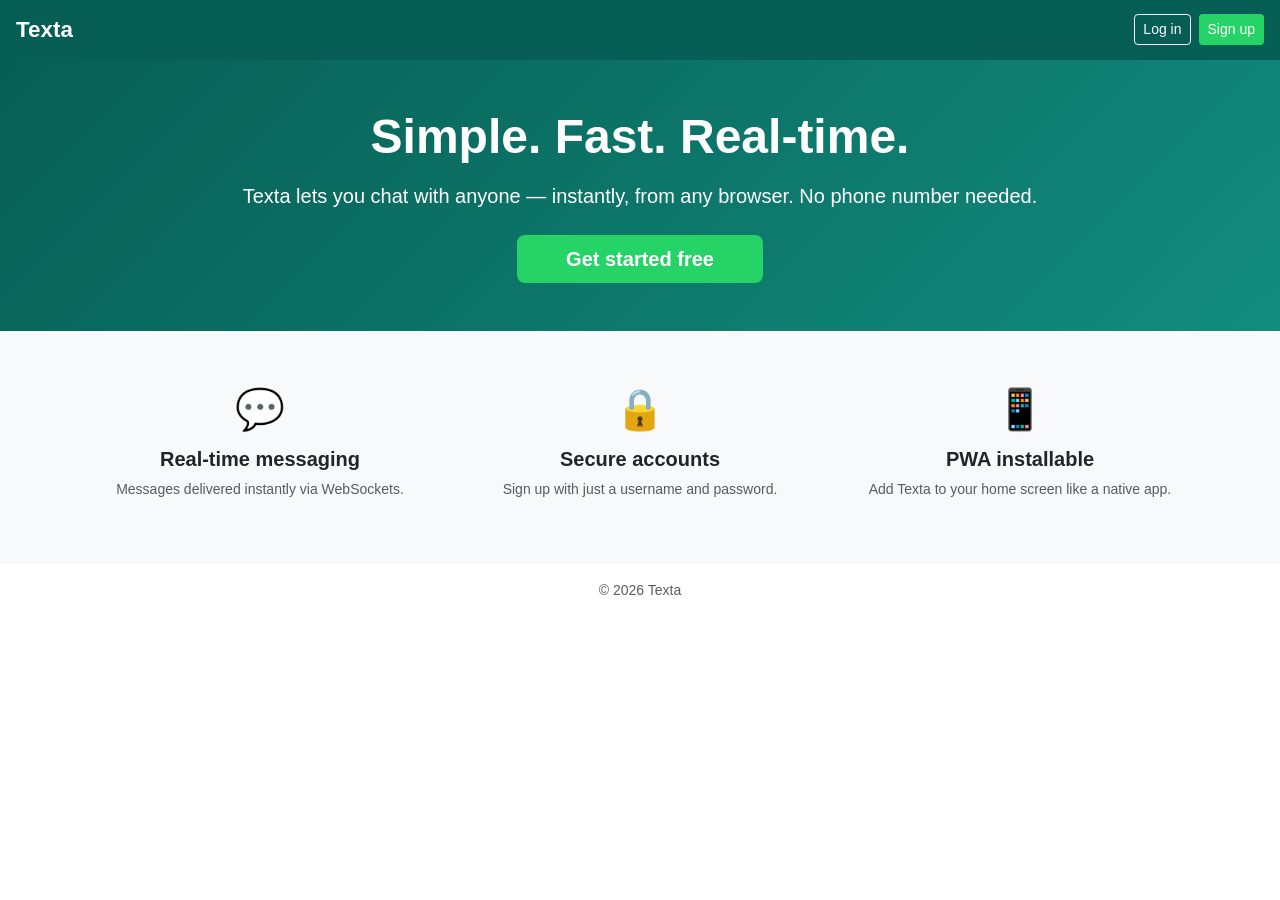
<file: index.html>
<!DOCTYPE html>
<html lang="en">
<head>
  <meta charset="UTF-8" />
  <meta name="viewport" content="width=device-width, initial-scale=1.0" />
  <meta name="theme-color" content="#075E54" />
  <meta name="description" content="Texta — real-time messaging for everyone" />
  <link rel="manifest" href="manifest.json" />
  <link rel="icon" href="icons/icon-192.png" />
  <link rel="stylesheet" href="https://cdn.jsdelivr.net/npm/bootstrap@5.3.3/dist/css/bootstrap.min.css" />
  <link rel="stylesheet" href="css/style.css" />
  <title>Texta</title>
</head>
<body>

  <nav class="navbar navbar-dark bg-primary-app px-3">
    <span class="navbar-brand">Texta</span>
    <div class="d-flex gap-2">
      <a href="login.html"    class="btn btn-sm btn-outline-light">Log in</a>
      <a href="register.html" class="btn btn-sm" style="background:var(--accent);color:#fff;">Sign up</a>
    </div>
  </nav>

  <!-- Hero -->
  <section class="hero text-white text-center py-5 px-3">
    <h1 class="display-5 fw-bold mb-3">Simple. Fast. Real-time.</h1>
    <p class="lead mb-4">Texta lets you chat with anyone — instantly, from any browser. No phone number needed.</p>
    <a href="register.html" class="btn btn-lg text-white fw-semibold px-5" style="background:var(--accent);">
      Get started free
    </a>
  </section>

  <!-- Features -->
  <section class="py-5 bg-light">
    <div class="container">
      <div class="row g-4 text-center">
        <div class="col-md-4">
          <div class="feature-icon mb-2">💬</div>
          <h5 class="fw-semibold">Real-time messaging</h5>
          <p class="text-muted small">Messages delivered instantly via WebSockets.</p>
        </div>
        <div class="col-md-4">
          <div class="feature-icon mb-2">🔒</div>
          <h5 class="fw-semibold">Secure accounts</h5>
          <p class="text-muted small">Sign up with just a username and password.</p>
        </div>
        <div class="col-md-4">
          <div class="feature-icon mb-2">📱</div>
          <h5 class="fw-semibold">PWA installable</h5>
          <p class="text-muted small">Add Texta to your home screen like a native app.</p>
        </div>
      </div>
    </div>
  </section>

  <footer class="text-center py-3 text-muted small">
    &copy; <span id="yr"></span> Texta
  </footer>

  <script>document.getElementById('yr').textContent = new Date().getFullYear()</script>
  <script>
    if ('serviceWorker' in navigator) navigator.serviceWorker.register('sw.js')
  </script>
</body>
</html>
</file>
<file: css/style.css>
:root {
  --primary:  #075E54;
  --primary-light: #128C7E;
  --accent:   #25D366;
  --bubble-self:  #DCF8C6;
  --bubble-other: #ffffff;
  --sidebar-w: 300px;
}

* { box-sizing: border-box; margin: 0; padding: 0; }
html, body { height: 100%; font-family: 'Segoe UI', sans-serif; }

/* ── Navbar ── */
.navbar-brand { font-weight: 700; font-size: 1.4rem; }
.bg-primary-app { background-color: var(--primary) !important; }

/* ── Landing ── */
.hero { background: linear-gradient(135deg, var(--primary) 0%, var(--primary-light) 100%); }
.feature-icon { font-size: 2.5rem; }

/* ── Auth pages ── */
.auth-card { max-width: 400px; margin: 80px auto; border-radius: 16px; }

/* ── Chat layout ── */
.chat-layout {
  display: flex;
  height: calc(100vh - 56px);
  overflow: hidden;
}

/* Sidebar */
.sidebar {
  width: var(--sidebar-w);
  flex-shrink: 0;
  border-right: 1px solid #e0e0e0;
  display: flex;
  flex-direction: column;
  background: #fff;
}
.sidebar-header {
  background: var(--primary);
  color: #fff;
  padding: 12px 16px;
  display: flex;
  align-items: center;
  justify-content: space-between;
  flex-shrink: 0;
}
.sidebar-header .btn-new {
  background: none;
  border: none;
  color: #fff;
  font-size: 1.5rem;
  line-height: 1;
  cursor: pointer;
}
#conversation-list { flex: 1; overflow-y: auto; }

.conv-item {
  cursor: pointer;
  border-bottom: 1px solid #f0f0f0;
  transition: background 0.15s;
  padding:12px 14px;
}
.conv-preview{
  font-size:0.82rem;
  color:#777;
  margin-top: 2px;
}
.conv-item:hover  { background: #f5f5f5; }
.conv-item.active { background: #e8f5e9; border-left: 4px solid var(--accent); }

.avatar {
  width: 42px; height: 42px;
  border-radius: 50%;
  background: var(--primary-light);
  color: #fff;
  font-weight: 700;
  font-size: 1rem;
  display: flex; align-items: center; justify-content: center;
  flex-shrink: 0;
}
.conv-name { font-weight: 500; font-size: 0.95rem; } 

/* Main panel */
.chat-main {
  flex: 1;
  display: flex;
  flex-direction: column;
  overflow: hidden;
  background: #f0f0f0;
}
.chat-header {
  background: var(--primary-light);
  color: #fff;
  padding: 10px 16px;
  font-weight: 600;
  flex-shrink: 0;
}
#messages {
  flex: 1;
  overflow-y: auto;
  padding: 16px;
  display: flex;
  flex-direction: column;
  gap: 4px;
}
.msg-wrapper { max-width: 65%; }
.sender-name { font-size: 0.72rem; color: var(--primary); font-weight: 600; margin-bottom: 2px; padding-left: 4px; }
.bubble {
  padding: 8px 12px;
  border-radius: 16px;
  font-size: 0.9rem;
  word-break: break-word;
  box-shadow: 0 1px 2px rgba(0,0,0,0.1);
  position: relative;
}
.bubble-self  { background: var(--bubble-self);  border-bottom-right-radius: 4px; }
.bubble-other { background: var(--bubble-other); border-bottom-left-radius: 4px; }
.msg-time { font-size: 0.68rem; color: #888; margin-left: 8px; }

/* Input */
.message-bar {
  background: #fff;
  padding: 10px 12px;
  border-top: 1px solid #ddd;
  display: flex;
  gap: 8px;
  align-items: center;
  flex-shrink: 0;
}
#message-input {
  flex: 1;
  border: 1px solid #ccc;
  border-radius: 24px;
  padding: 8px 16px;
  font-size: 0.9rem;
  outline: none;
  resize: none;
  max-height: 96px;
  min-height:44px;
  overflow-y: auto;
}
#message-input:focus { border-color: var(--primary-light); }
.send-btn {
  background: var(--accent);
  border: none;
  border-radius: 50%;
  width: 42px; height: 42px;
  color: #fff;
  font-size: 1.1rem;
  cursor: pointer;
  flex-shrink: 0;
  display: flex; align-items: center; justify-content: center;
  transition: opacity 0.15s;
}
.send-btn:hover { opacity: 0.85; }

#empty-state {
  flex: 1;
  display: flex;
  align-items: center;
  justify-content: center;
  flex-direction: column;
  color: #aaa;
}

/* ── Profile ── */
.profile-card { max-width: 480px; margin: 60px auto; border-radius: 16px; }

/* ── Responsive ── */
@media (max-width: 600px) {
  .sidebar { width: 100%; }
  .chat-main { display: none; }
  .chat-main.mobile-open { display: flex; position: fixed; inset: 0; z-index: 10; }
  .msg-wrapper{max-width:85%;}
  .chat-user-avatar {width:36px; height:36px; font-size:0.9rem;}
  .chat-title {font-size:0.95rem;}


}
/*---UI edits for chat page---*/
.chat-header{
  display:flex;
  align-items:center;
  justify-content:space-between;
  gap:12px;
}
.chat-user-info{
  display:flex;
  align-items:center;
  gap:12px
}
.chat-user-avatar{
  width:42px;
  height:42px;
  border-radius: 50%;
  background: var(--primary);
  color:#fff;
  display: flex;
  align-items: center;
  justify-content:center;
  font-weight:700;
  flex-shrink:0;
}
.chat-title{
  font-weight:700;
  font-size:1rem;
  line-height:1.1;
}
.chat-status{
  font-size:0.78rem;
  opacity:0.9;
  margin-top:2px;
}
.chat-header-actions{
  display:flex;
  align-items:center;
  gap:8px;
}
.chat-action-btn,.input-icon-btn{
  border:none;
  background:transparent;
  color:inherit;
  border-radius:8px;
  padding: 6px 10px;
  cursor:pointer;
} 
.chat-action-btn:hover,.input-icon-btn:hover{
  background: rgba(255,255,255,0.15)
}
#messages{
  gap:12px;
  padding:18px

}
/*message rows*/
.message-row{
  display:flex;
  width:100%;
}
.message-row.sent{
  justify-content:flex-end;
}
.message-row.received{
  justify-content:flex-start;
}
/*wrap placed around one message*/
.msg-wrapper{
  max-width:68%;
  display:flex;
  flex-direction:column;
}
.sender-name{
  font-size:0.71rem;
  color:var(--primary);
  font-weight:600;
  margin-bottom:4px;
  padding-left:4px;
}
.bubble{
  padding:10px 14px;
  border-radius:18px;
  font-size:0.90rem;
  line-height:1.45;
  word-break:break-word;
  box-shadow:0 1px 2px rgba(0,0,0,0.08);
}
.bubble-self{
  background: var(--bubble-self);
  border-bottom-right-radius: 6px;

}
.bubble-other{
  background: var(--bubble-other);
  border-bottom-left-radius: 6px;
}
.msg-time{
  font-size:0.68rem;
  color:#777;
  margin-top:4px;
  padding: 0 4px;
  align-self:flex-end ;
}

/*reactions*/
.message-reactions{
  display:flex;
  gap:6px;
  flex-wrap:wrap;
  margin-top:6px;
}
.reaction-pill{
  font-size:0.77rem;
  background:rgb(97, 134, 173);
  border: 1px solid #6186AD;
  border-radius: 990px;
  padding: 2px 8px;
}
/*typing indicator*/
.typing-bubble{
  display:inline-flex;
  align-items: center;
  gap:5px;
  background:#fff;
  padding: 10px 15px;
  border-radius: 18px;
  border-bottom-left-radius: 6px;
  box-shadow: 0 1px 2px rgba(0,0,0,0.08);
}
.typing-bubble span{
  width:8px;
  height:8px;
  background:#80ADAB;
  border-radius: 50%;
  display:inline-block;
  animation:typingDots 1.3s infinite ease-in-out;
}
.typing-bubble span:nth-child(2){
  animation-delay: 0.2s;
}
.typing-bubble span:nth-child(3){
  animation-delay: 0.4s;
}
@keyframes typingDots {
  0%, 80%, 100%{
    opacity:0.35;
    transform: translateY(0);
  }
  40%{
    opacity:1;
    transform:translateY(-2px);
  }
}
</file>
